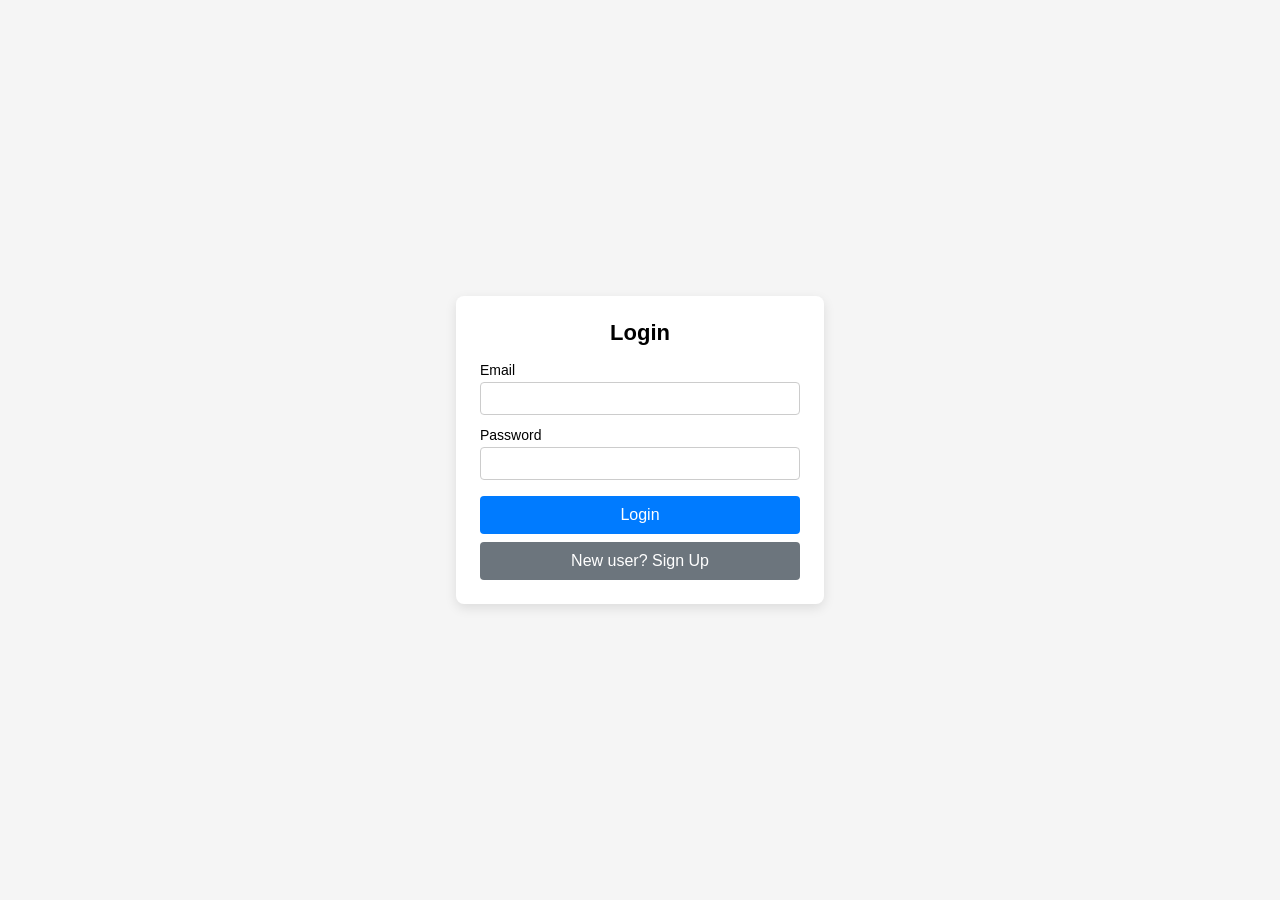
<file: index.html>
<!DOCTYPE html>
<html lang="en">
<head>
  <meta charset="UTF-8" />
  <meta name="viewport" content="width=device-width, initial-scale=1.0" />
  <title>Login / Sign Up</title>
  <style>
    body {
      font-family: Arial, sans-serif;
      display: flex;
      justify-content: center;
      align-items: center;
      min-height: 100vh;
      margin: 0;
      background: #f5f5f5;
    }
    .container {
      background: #fff;
      padding: 24px;
      border-radius: 8px;
      box-shadow: 0 4px 12px rgba(0,0,0,0.1);
      width: 320px;
    }
    h1 {
      margin: 0 0 16px;
      font-size: 22px;
      text-align: center;
    }
    .hidden {
      display: none;
    }
    label {
      display: block;
      margin: 12px 0 4px;
      font-size: 14px;
    }
    input, select {
      width: 100%;
      padding: 8px;
      border: 1px solid #ccc;
      border-radius: 4px;
      box-sizing: border-box;
    }
    button {
      width: 100%;
      padding: 10px;
      margin-top: 16px;
      border: none;
      border-radius: 4px;
      background: #007bff;
      color: white;
      font-size: 16px;
      cursor: pointer;
    }
    button.secondary {
      background: #6c757d;
      margin-top: 8px;
    }
    .message {
      text-align: center;
      margin-top: 16px;
      color: #333;
    }
  </style>
</head>
<body>
  <div class="container">
    <h1 id="form-title">Login</h1>

    <form id="signup-form" class="hidden">
      <!-- signup fields (same as before) -->
      <label for="name">Name</label>
      <input type="text" id="name" required />
      <label for="email">Email</label>
      <input type="email" id="signup-email" required />
      <label for="gender">Gender</label>
      <select id="gender" required>
        <option value="">Select gender</option>
        <option value="Male">Male</option>
        <option value="Female">Female</option>
        <option value="Other">Other</option>
      </select>
      <label for="age">Age</label>
      <input type="number" id="age" min="1" required />
      <label for="signup-password">Password</label>
      <input type="password" id="signup-password" required />
      <button type="submit">Sign Up</button>
      <button type="button" class="secondary" id="show-login">Already have an account? Login</button>
    </form>

    <form id="login-form">
      <label for="login-email">Email</label>
      <input type="email" id="login-email" required />
      <label for="login-password">Password</label>
      <input type="password" id="login-password" required />
      <button type="submit">Login</button>
      <button type="button" class="secondary" id="show-signup">New user? Sign Up</button>
    </form>

    <div id="welcome-message" class="hidden">
      <h1>Welcome!</h1>
      <section>
        <button id="userGreeting" type="button">Make sure that you are a Human..👱</button>
      </section>
      <p class="message" id="welcome-text"></p>
      <button type="button" id="logout">Logout</button>
    </div>
  </div>

  <script src="script.js"></script>
</body>
</html>
</file>
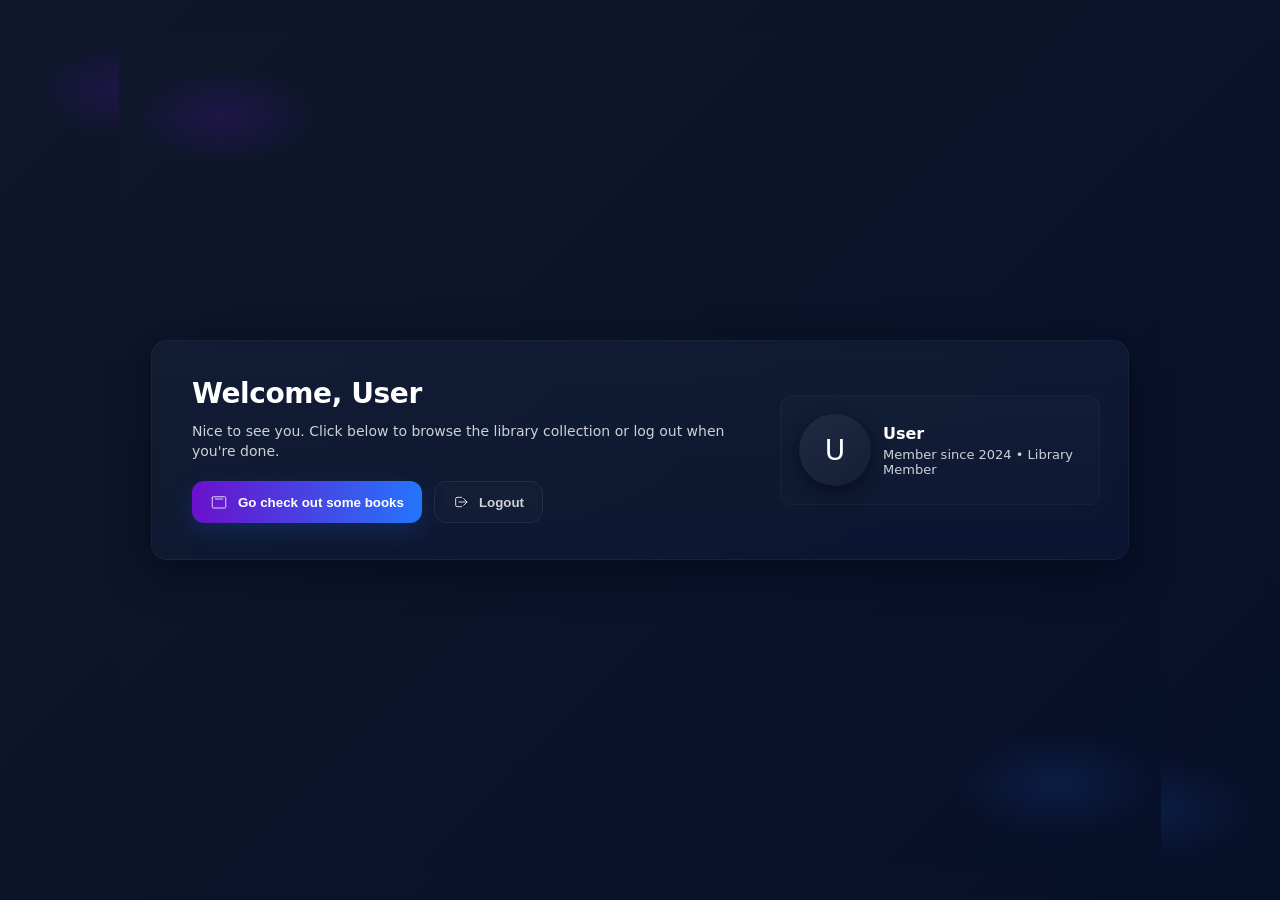
<file: userDashboard.html>
<!DOCTYPE html>
<html lang="en">
<head>
  <meta charset="UTF-8" />
  <meta name="viewport" content="width=device-width,initial-scale=1" />
  <title>User Dashboard</title>
  <style>
    :root{
      --accent-1: #6a11cb;
      --accent-2: #2575fc;
      --card-bg: rgba(255,255,255,0.06);
      --glass: rgba(255,255,255,0.06);
      --glass-2: rgba(255,255,255,0.04);
      --text: #ffffff;
      --muted: rgba(255,255,255,0.8);
      --btn-shadow: 0 8px 24px rgba(37,117,252,0.18);
    }

    html,body{
      height:100%;
      margin:0;
      font-family: Inter, system-ui, -apple-system, "Segoe UI", Roboto, "Helvetica Neue", Arial;
      -webkit-font-smoothing:antialiased;
      -moz-osx-font-smoothing:grayscale;
      color:var(--text);
      background: radial-gradient(1200px 600px at 10% 10%, rgba(106,17,203,0.18), transparent 8%),
                  radial-gradient(1000px 500px at 90% 90%, rgba(37,117,252,0.12), transparent 10%),
                  linear-gradient(135deg, #0f172a 0%, #071029 100%);
      display:flex;
      align-items:center;
      justify-content:center;
      padding:32px;
      box-sizing:border-box;
    }

    .dashboard-card{
      width:100%;
      max-width:920px;
      background: linear-gradient(180deg, rgba(255,255,255,0.03), rgba(255,255,255,0.02));
      border-radius:16px;
      padding:28px;
      box-shadow: 0 10px 40px rgba(2,6,23,0.6);
      border: 1px solid rgba(255,255,255,0.04);
      display:grid;
      grid-template-columns: 1fr 320px;
      gap:24px;
      align-items:center;
      backdrop-filter: blur(6px) saturate(120%);
    }

    /* Left area */
    .left {
      padding: 8px 12px;
    }

    #dashboardGreeting{
      margin:0 0 12px 0;
      font-size:28px;
      letter-spacing: -0.4px;
      color: #fff;
    }

    .subtext{
      margin:0 0 20px 0;
      color:var(--muted);
      font-size:14px;
      line-height:1.4;
    }

    /* Buttons group */
    .actions{
      display:flex;
      gap:12px;
      flex-wrap:wrap;
    }

    .btn{
      display:inline-flex;
      align-items:center;
      justify-content:center;
      gap:10px;
      padding:12px 18px;
      border-radius:12px;
      border:none;
      cursor:pointer;
      font-weight:600;
      color:#fff;
      transition: transform .18s ease, box-shadow .18s ease, opacity .12s ease;
      text-decoration:none;
      user-select:none;
    }

    .btn-primary{
      background: linear-gradient(90deg, var(--accent-1), var(--accent-2));
      box-shadow: var(--btn-shadow);
      transform: translateY(0);
    }
    .btn-primary:hover{
      transform: translateY(-4px) scale(1.01);
      box-shadow: 0 18px 40px rgba(37,117,252,0.22);
    }

    .btn-ghost{
      background: transparent;
      border: 1px solid rgba(255,255,255,0.08);
      color: var(--muted);
      backdrop-filter: blur(4px);
    }
    .btn-ghost:hover{
      transform: translateY(-3px);
      color: #fff;
      border-color: rgba(255,255,255,0.12);
    }

    /* Right area - profile card */
    .profile {
      background: linear-gradient(180deg, rgba(255,255,255,0.02), rgba(255,255,255,0.01));
      border-radius:12px;
      padding:18px;
      display:flex;
      gap:12px;
      align-items:center;
      justify-content:flex-start;
      border: 1px solid rgba(255,255,255,0.03);
    }

    .avatar{
      width:72px;
      height:72px;
      border-radius:50%;
      background: linear-gradient(135deg, rgba(255,255,255,0.06), rgba(255,255,255,0.02));
      display:flex;
      align-items:center;
      justify-content:center;
      font-size:28px;
      color: #fff;
      box-shadow: 0 6px 18px rgba(2,6,23,0.6);
      flex-shrink:0;
    }

    .profile-info{
      display:flex;
      flex-direction:column;
      gap:4px;
    }
    .profile-info .name{
      font-weight:700;
      font-size:16px;
      color:#fff;
    }
    .profile-info .meta{
      font-size:13px;
      color:var(--muted);
    }

    /* Responsive */
    @media (max-width:880px){
      .dashboard-card{
        grid-template-columns: 1fr;
      }
      .profile{
        justify-content:space-between;
      }
    }
  </style>
</head>
<body>
  <div class="dashboard-card" role="region" aria-label="User dashboard">
    <div class="left">
      <h2 id="dashboardGreeting">Welcome</h2>
      <p class="subtext">Nice to see you. Click below to browse the library collection or log out when you're done.</p>

      <div class="actions" aria-hidden="false">
        <button class="btn btn-primary" onclick="goToHome()" title="Browse books">
          <!-- SVG icon (book) -->
          <svg width="18" height="18" viewBox="0 0 24 24" fill="none" aria-hidden="true" xmlns="http://www.w3.org/2000/svg">
            <path d="M3 6.5C3 5.67157 3.67157 5 4.5 5H19.5C20.3284 5 21 5.67157 21 6.5V18.5C21 19.3284 20.3284 20 19.5 20H4.5C3.67157 20 3 19.3284 3 18.5V6.5Z" stroke="rgba(255,255,255,0.9)" stroke-width="1.2" stroke-linecap="round" stroke-linejoin="round"/>
            <path d="M7 8H17" stroke="rgba(255,255,255,0.9)" stroke-width="1.2" stroke-linecap="round" stroke-linejoin="round"/>
          </svg>
          Go check out some books
        </button>

        <button id="logout-dashboard" class="btn btn-ghost" title="Logout">
          <svg width="16" height="16" viewBox="0 0 24 24" fill="none" aria-hidden="true" xmlns="http://www.w3.org/2000/svg">
            <path d="M16 17L21 12L16 7" stroke="rgba(255,255,255,0.9)" stroke-width="1.4" stroke-linecap="round" stroke-linejoin="round"/>
            <path d="M21 12H9" stroke="rgba(255,255,255,0.9)" stroke-width="1.4" stroke-linecap="round" stroke-linejoin="round"/>
            <path d="M13 19H6C4.89543 19 4 18.1046 4 17V7C4 5.89543 4.89543 5 6 5H13" stroke="rgba(255,255,255,0.9)" stroke-width="1.4" stroke-linecap="round" stroke-linejoin="round"/>
          </svg>
          Logout
        </button>
      </div>
    </div>

    <div class="profile" aria-hidden="false">
      <div class="avatar" id="avatarInitial">U</div>
      <div class="profile-info">
        <div class="name" id="profileName">User</div>
        <div class="meta" id="profileMeta">Member since 2024 • Library Member</div>
      </div>
    </div>
  </div>

  <script>
    // Keep a small inline helper for the dashboard button that uses session or query param
    function goToHome() {
      const params = new URLSearchParams(window.location.search);
      const userName = params.get("name") || sessionStorage.getItem('userName') || '';
      window.location.href = `userHome.html?name=${encodeURIComponent(userName)}`;
    }

    // Populate greeting and avatar from query or session
    (function initDashboard(){
      const params = new URLSearchParams(window.location.search);
      const userName = params.get("name") || sessionStorage.getItem('userName') || 'User';
      const displayName = userName.length > 20 ? userName.slice(0,20) + '…' : userName;
      document.getElementById('dashboardGreeting').textContent = `Welcome, ${displayName}`;
      document.getElementById('profileName').textContent = displayName;
      document.getElementById('avatarInitial').textContent = (userName && userName[0]) ? userName[0].toUpperCase() : 'U';

      // Logout behavior: redirect to index
      const logoutBtn = document.getElementById('logout-dashboard');
      if (logoutBtn) {
        logoutBtn.addEventListener('click', function(){
          sessionStorage.removeItem('userName');
          window.location.href = 'index.html';
        });
      }
    })();
  </script>

  <script src="script.js"></script>
</body>
</html>
</file>
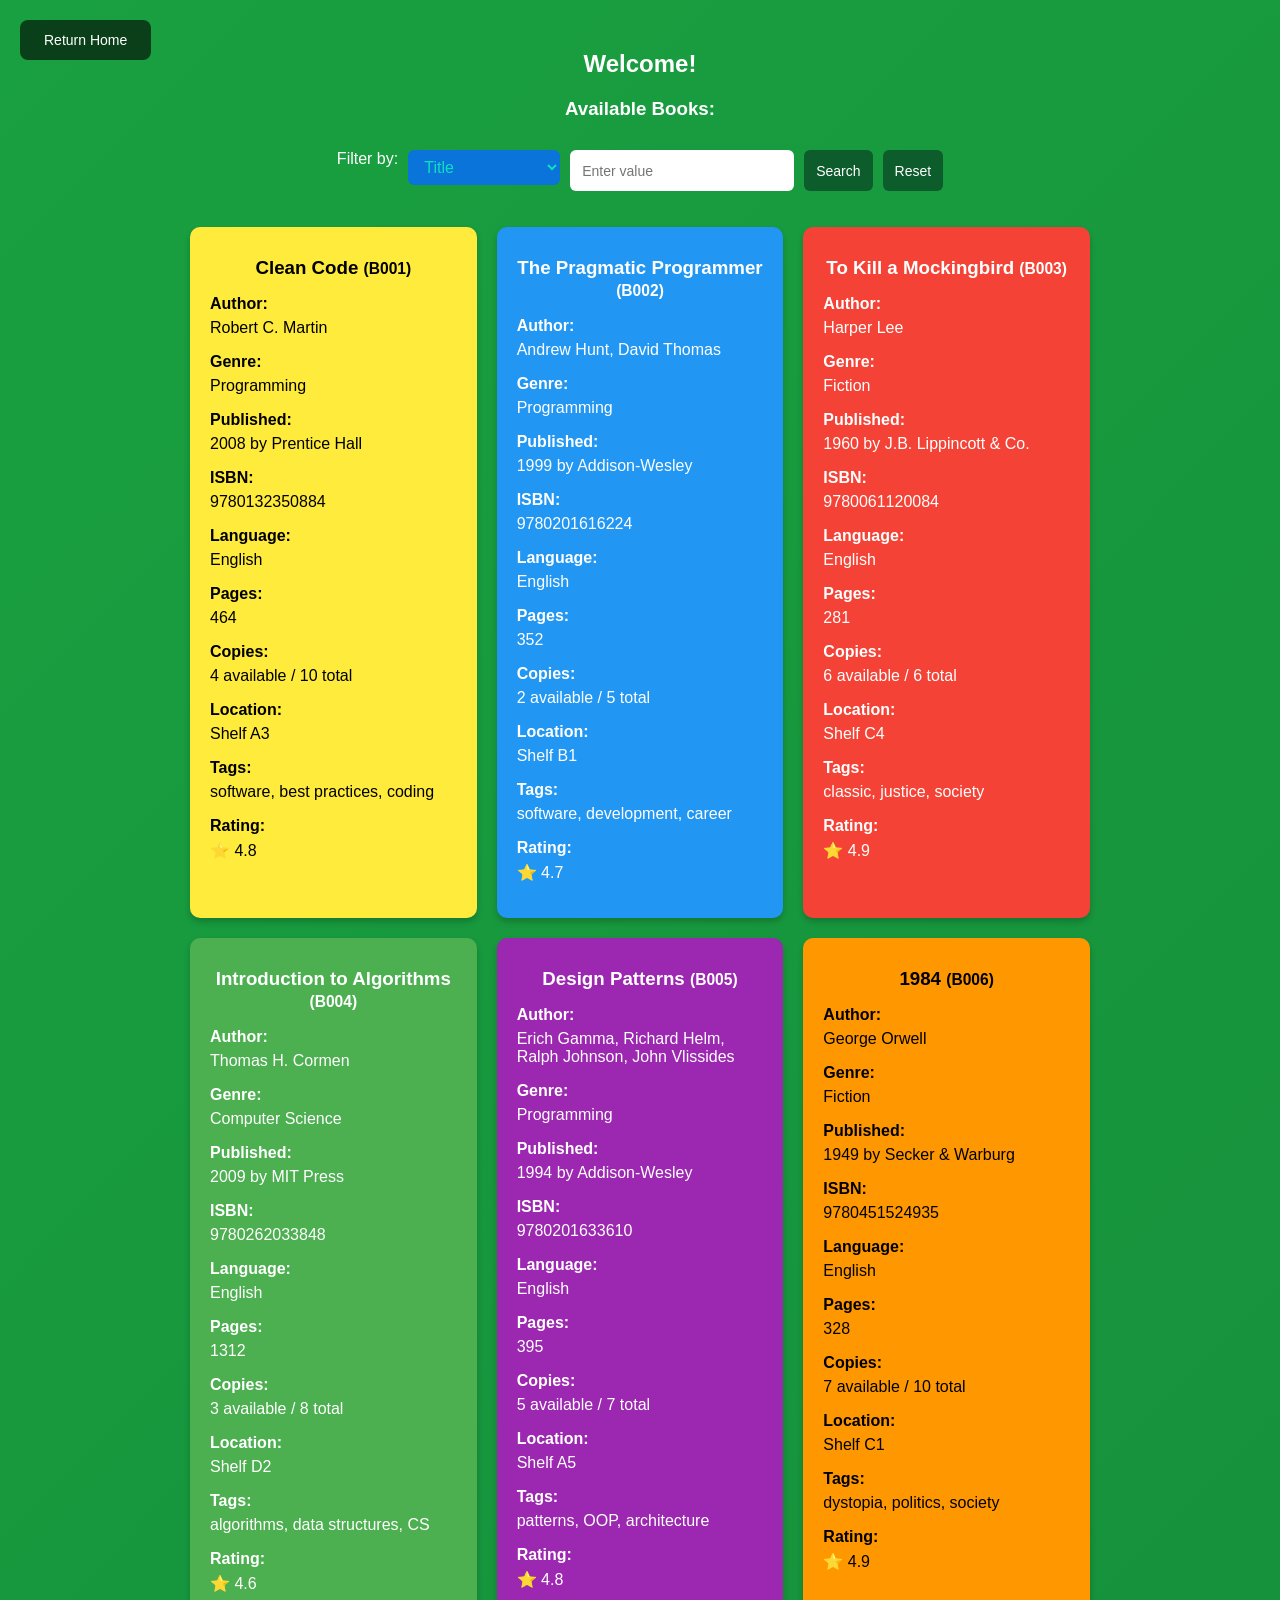
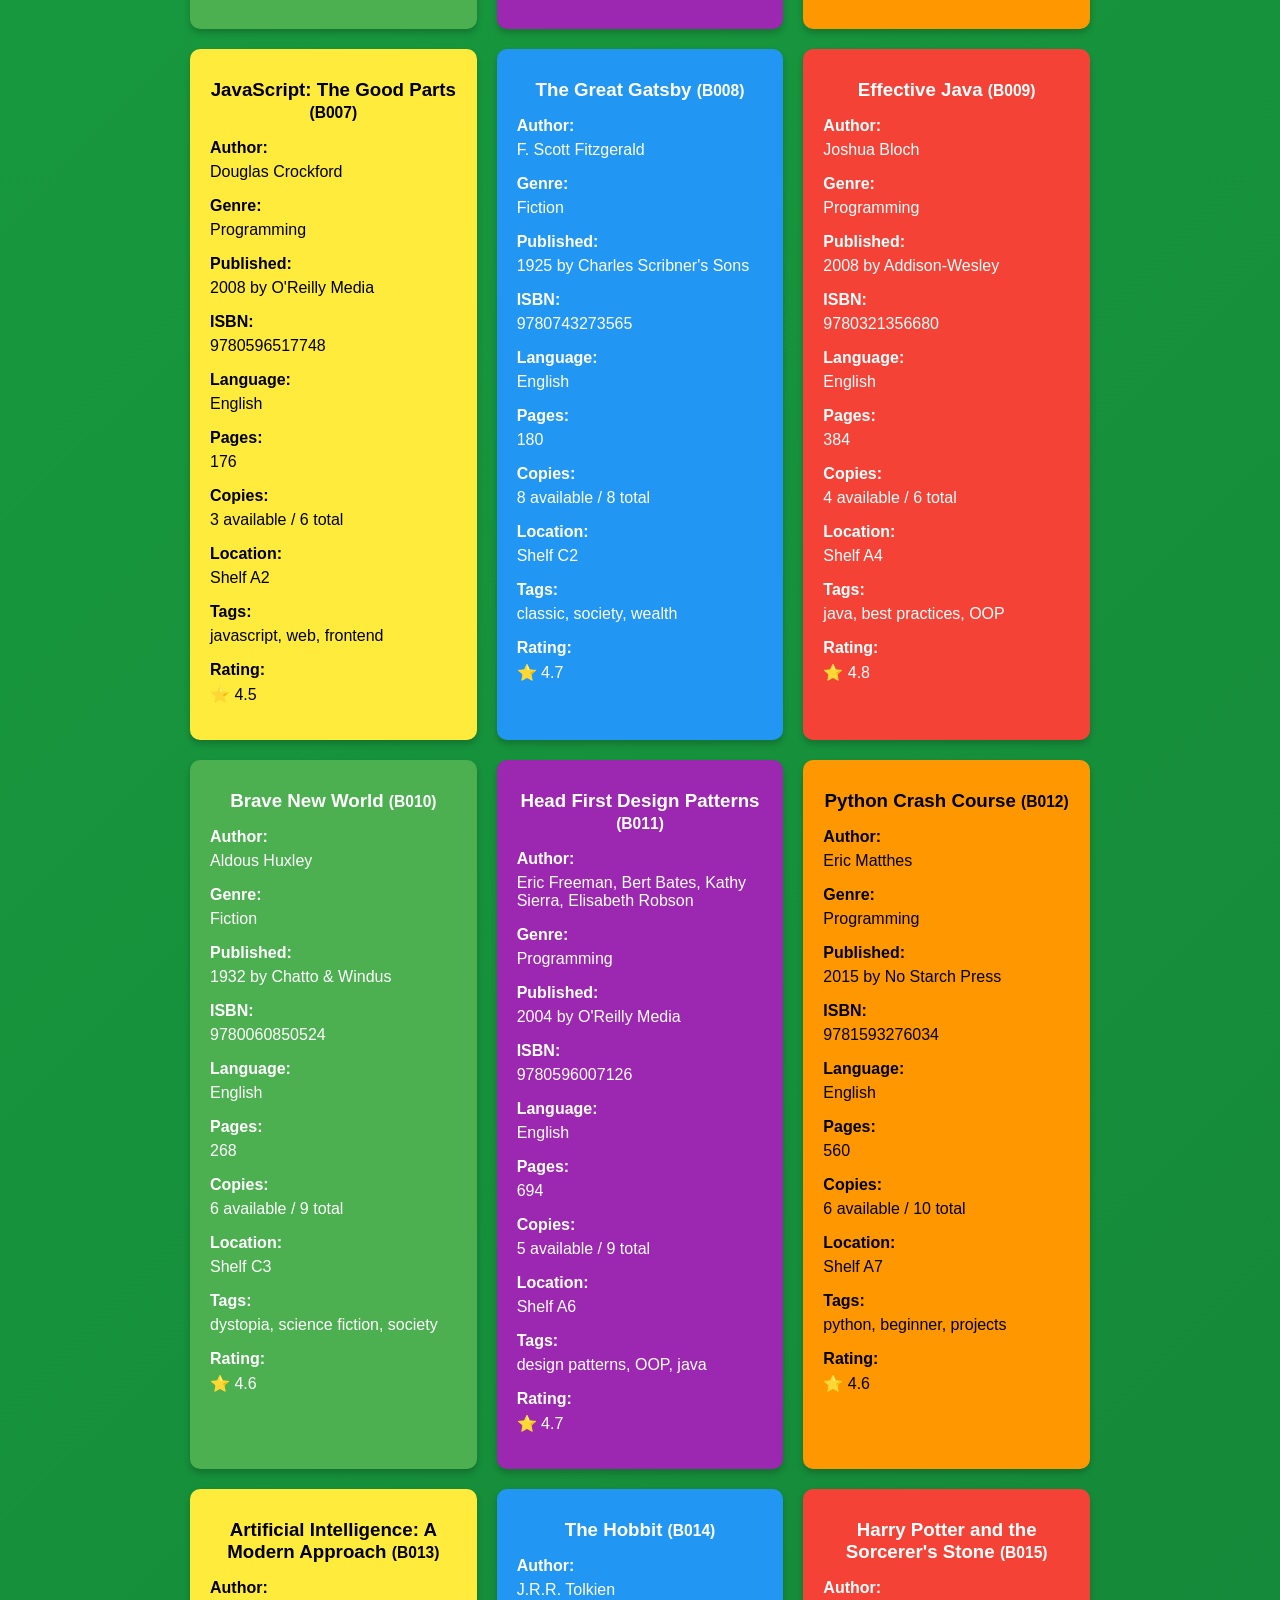
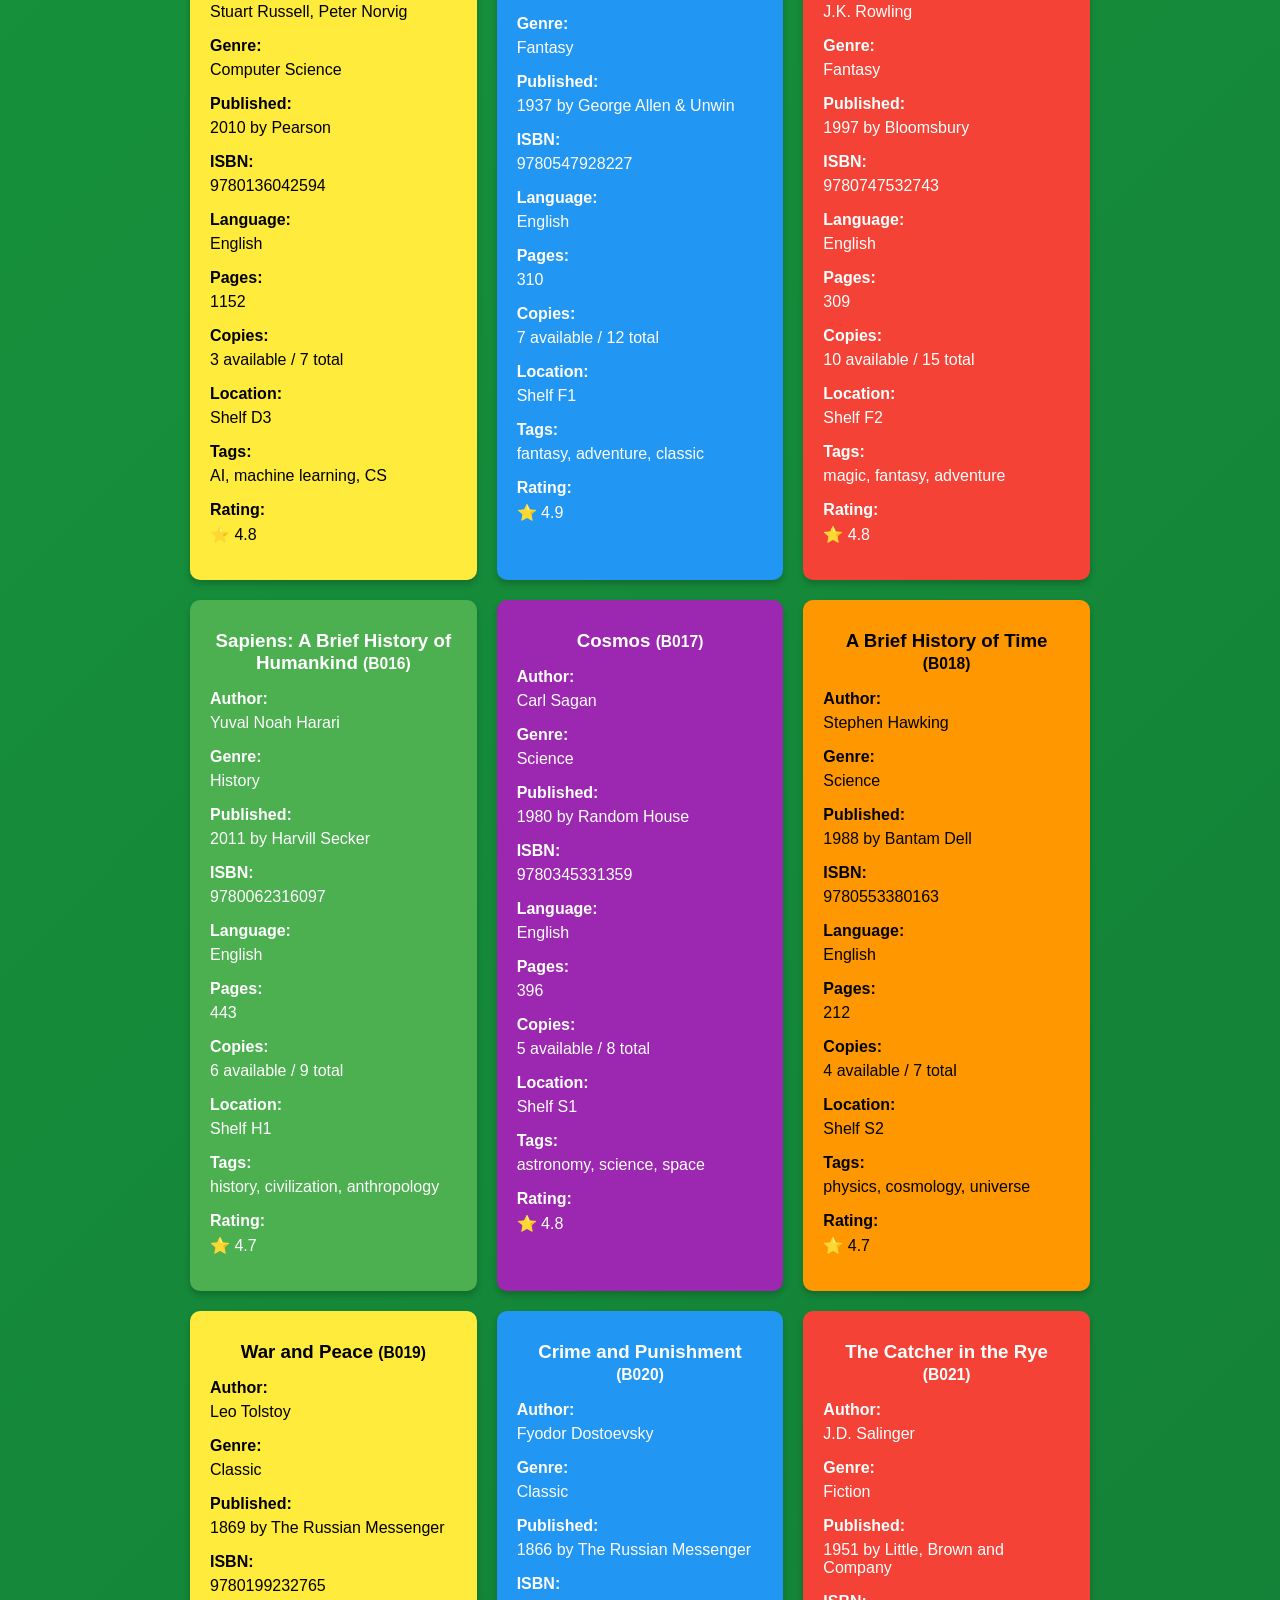
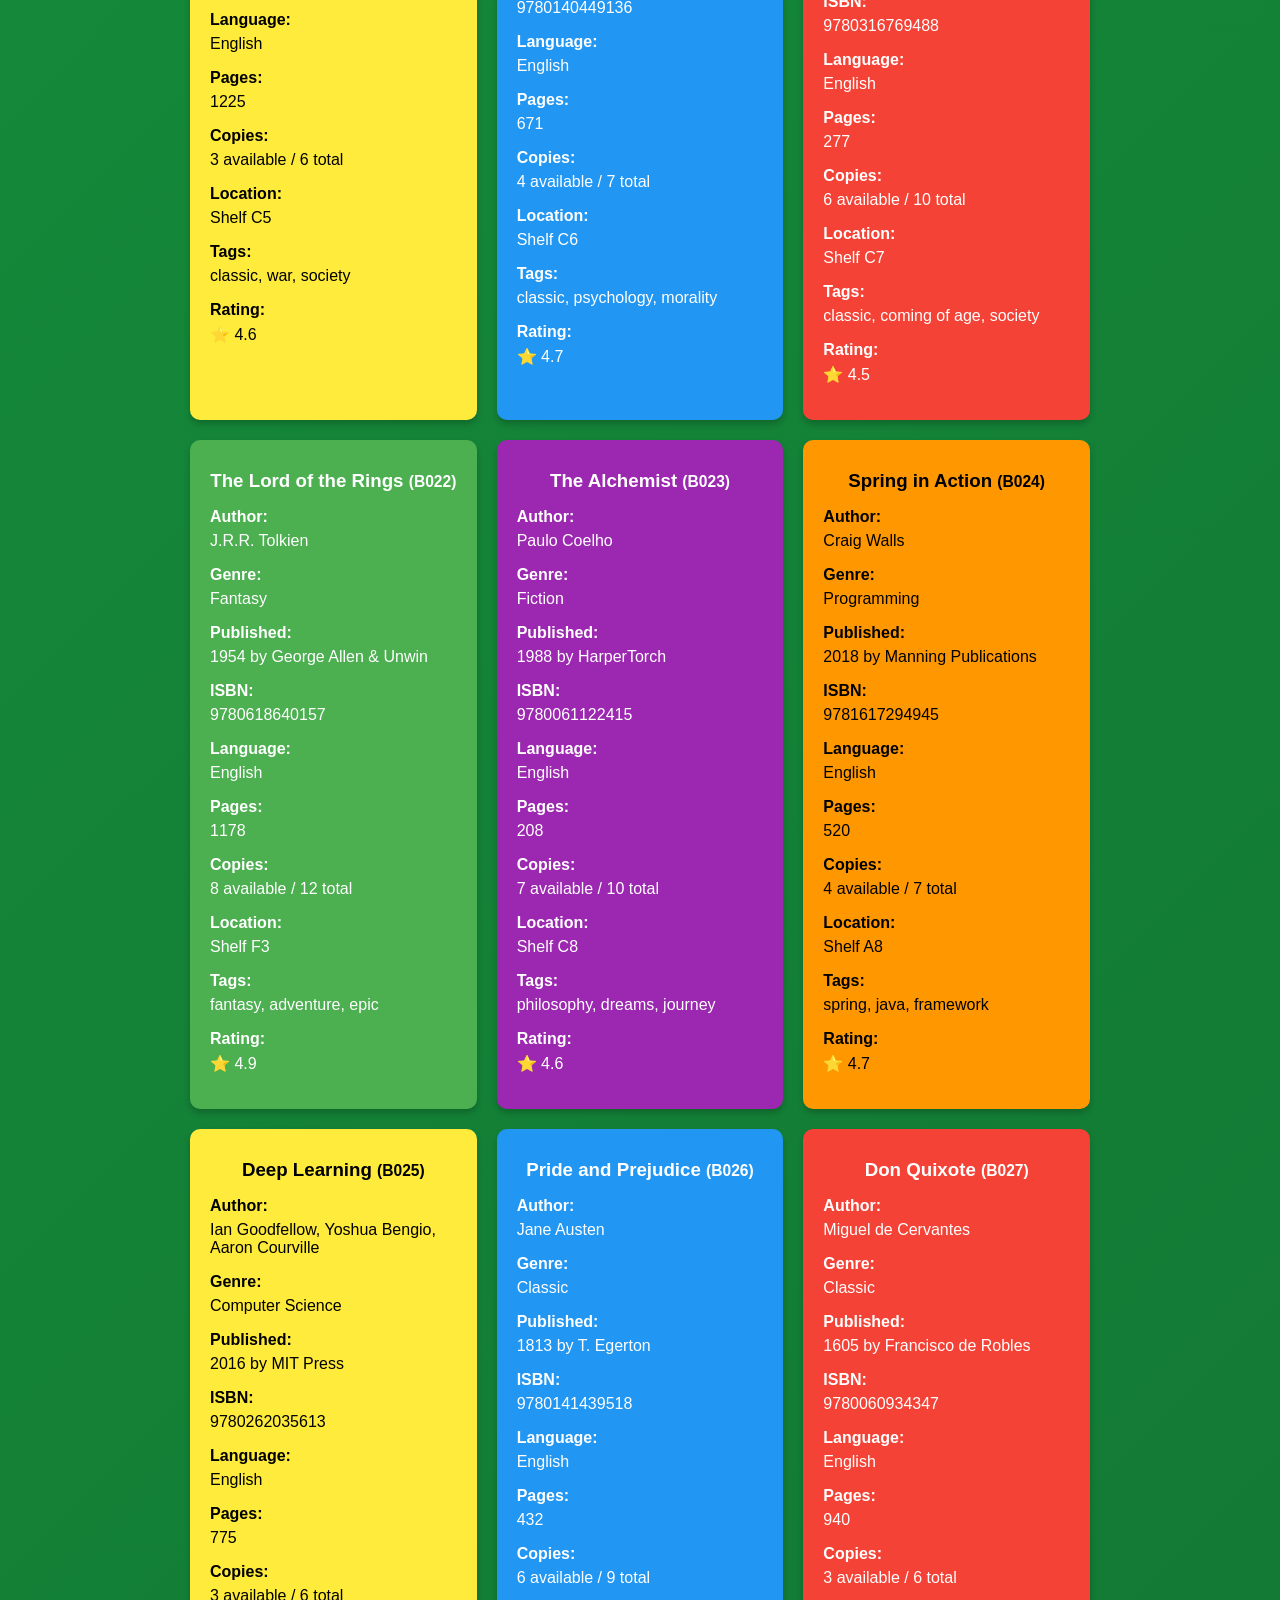
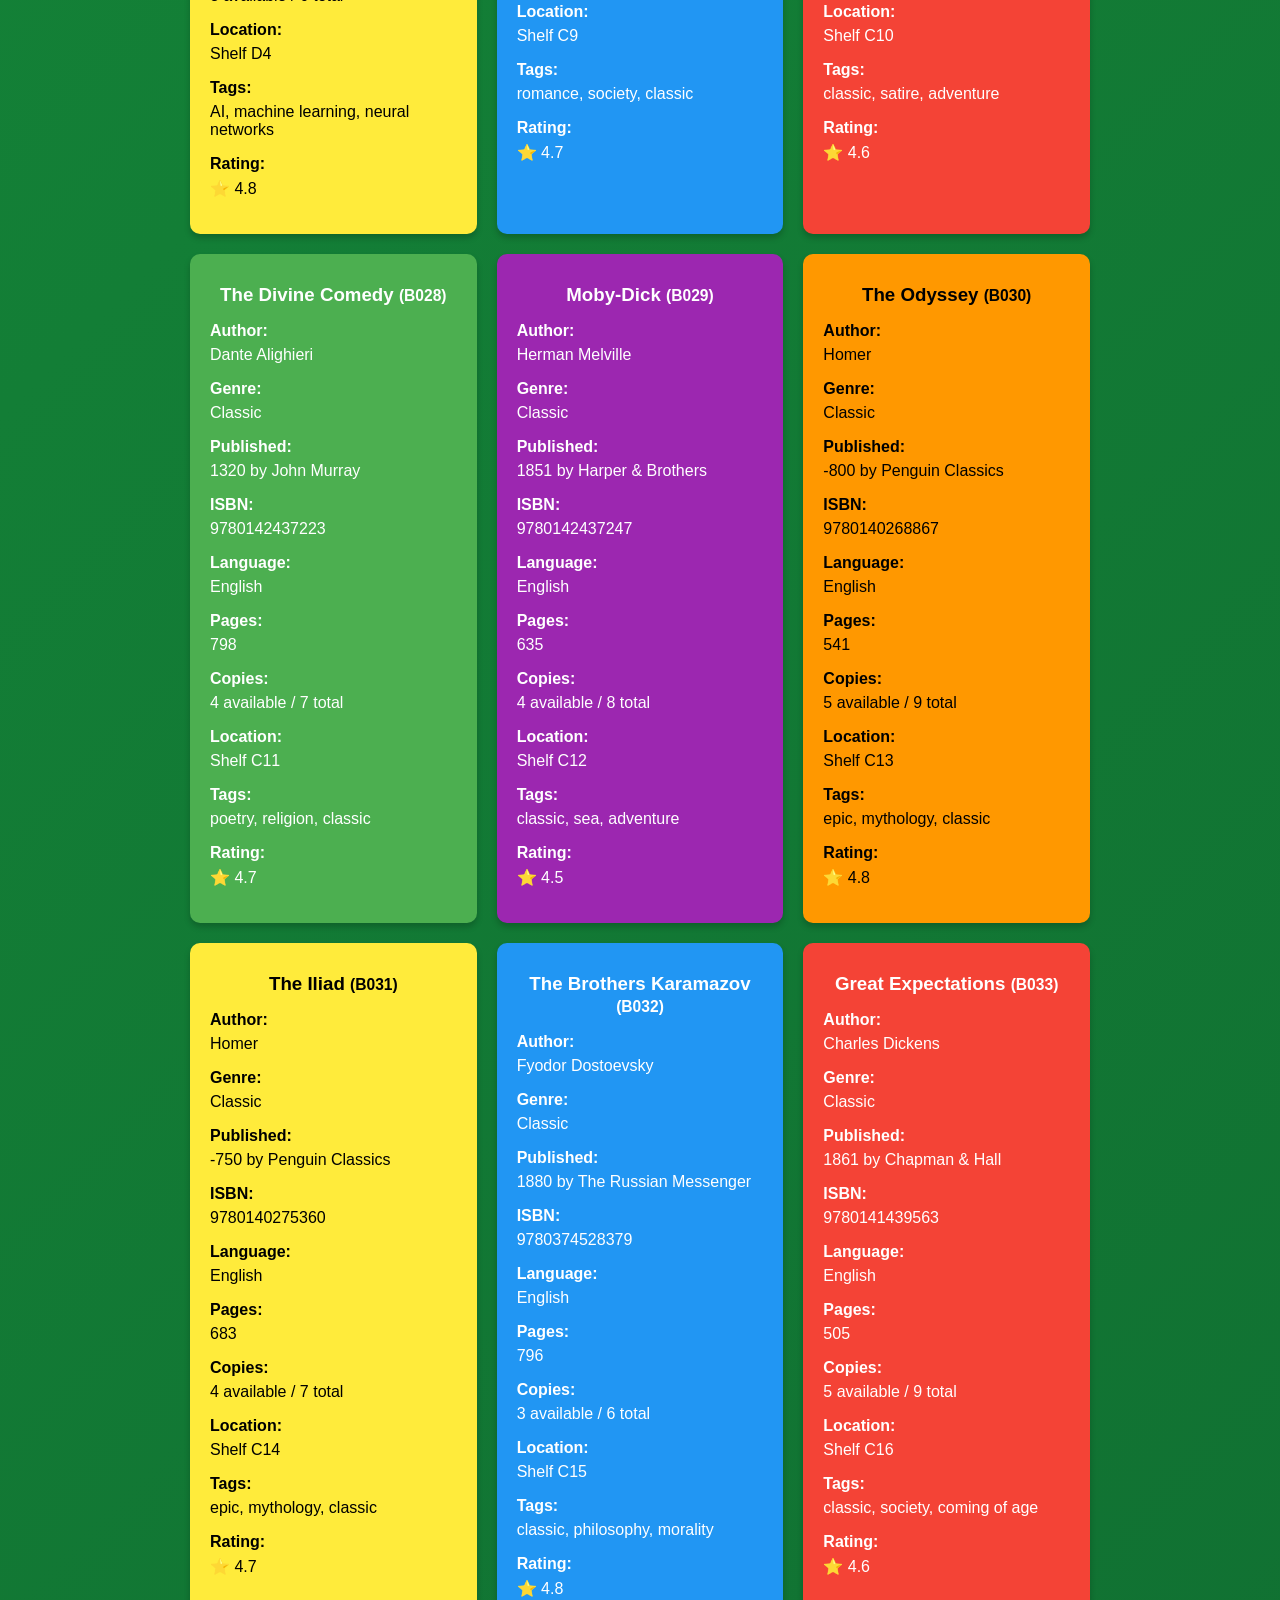
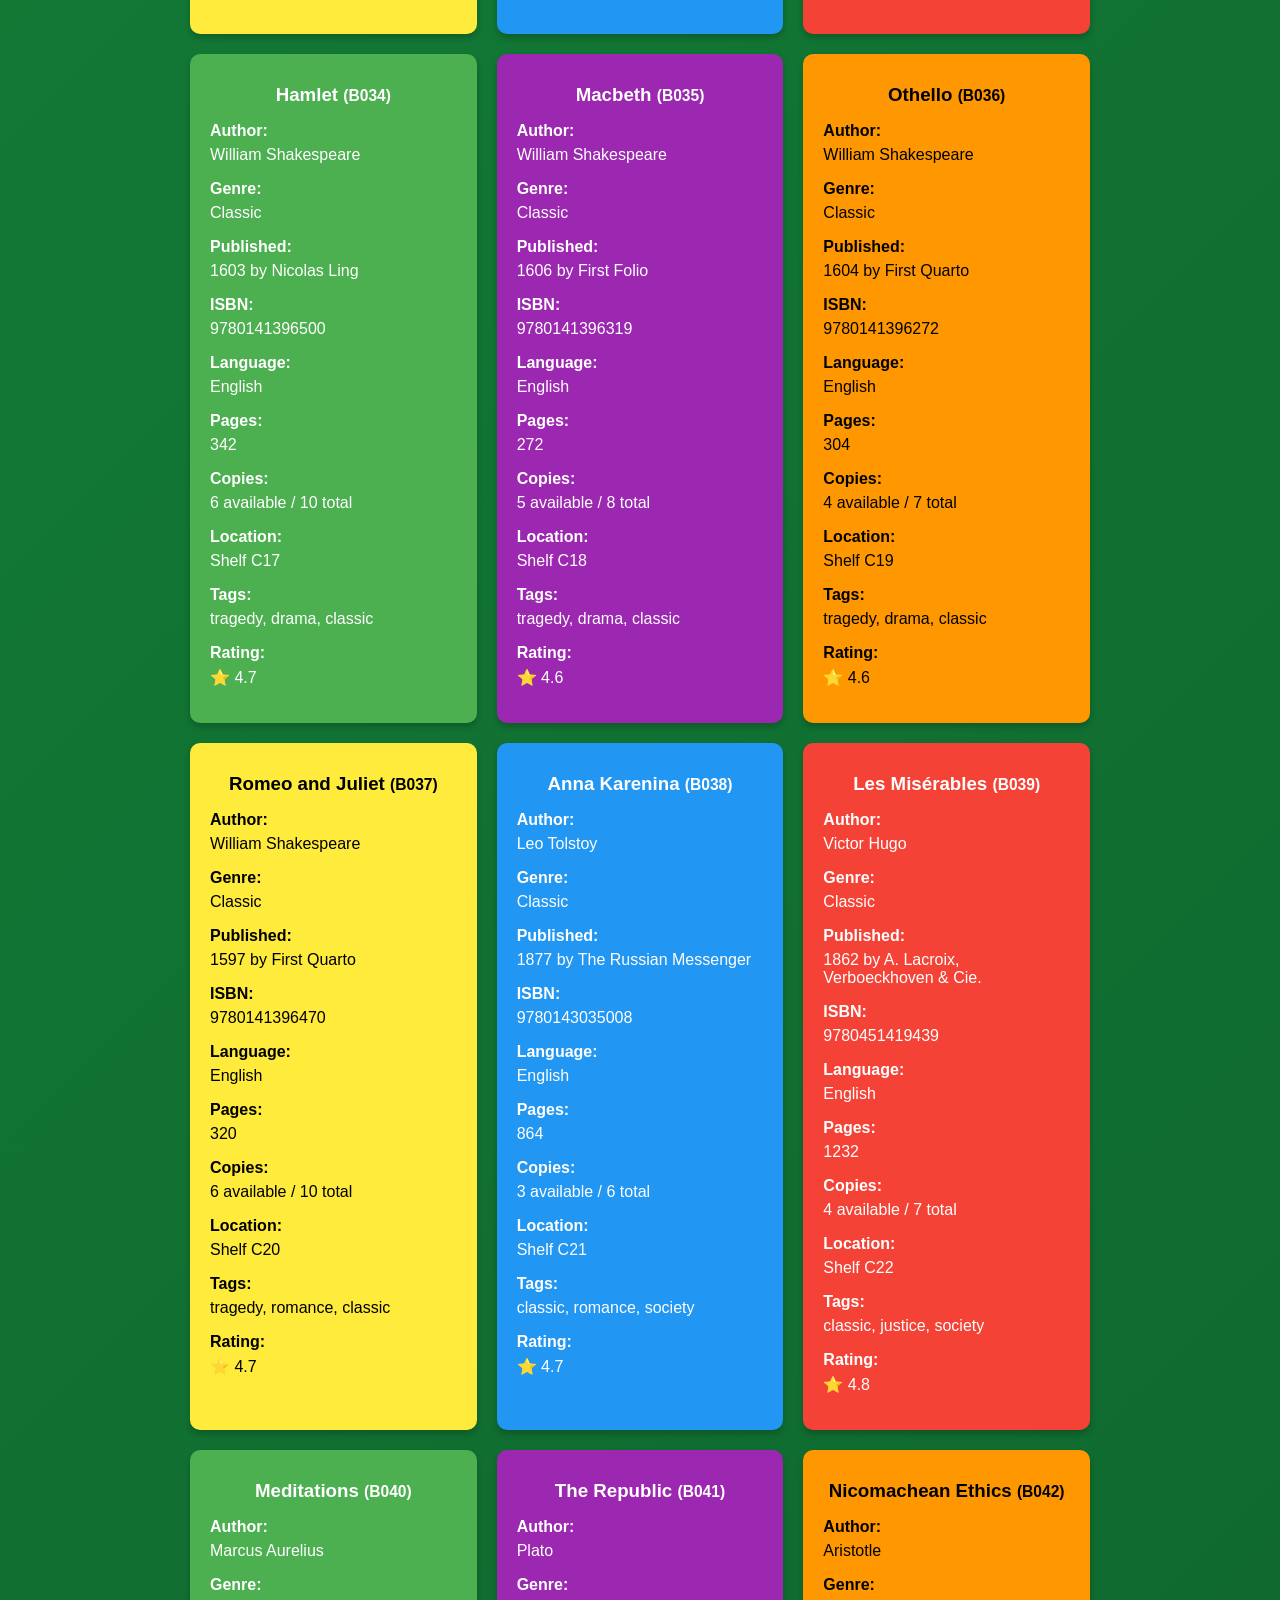
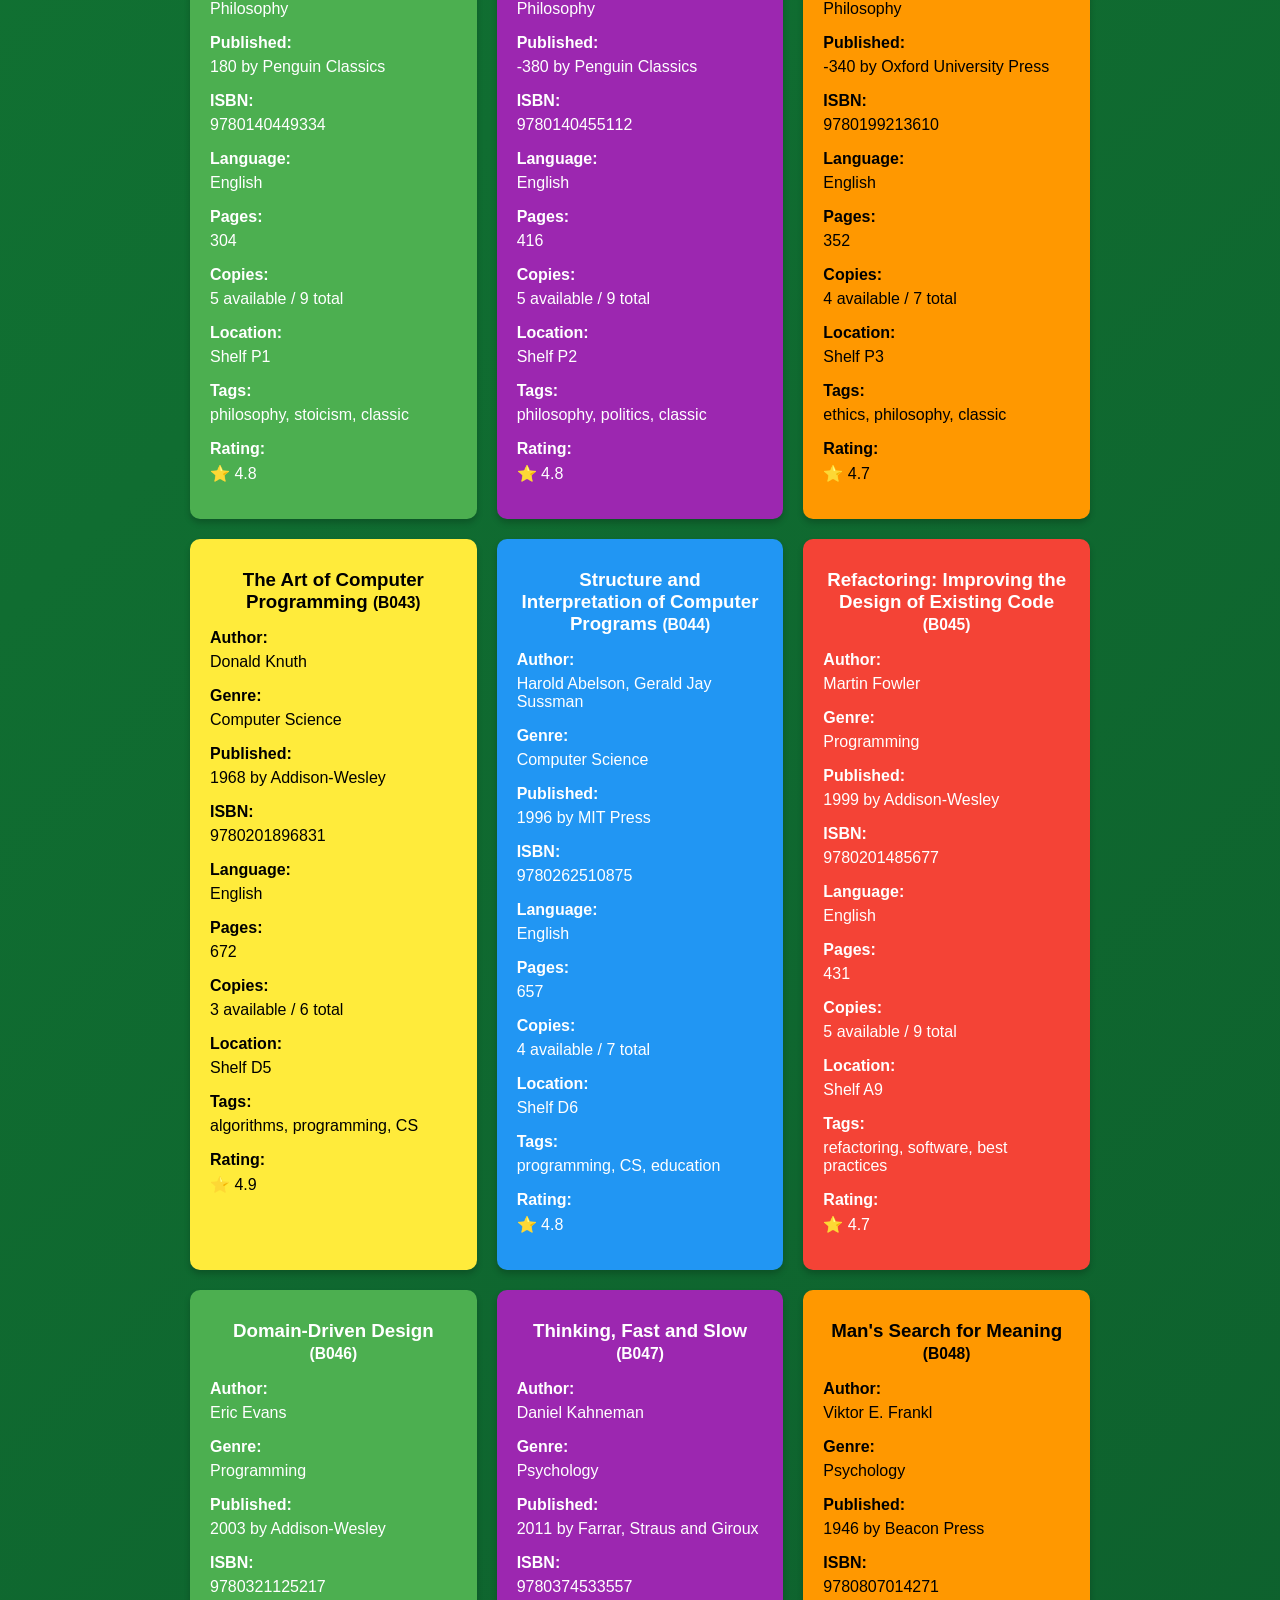
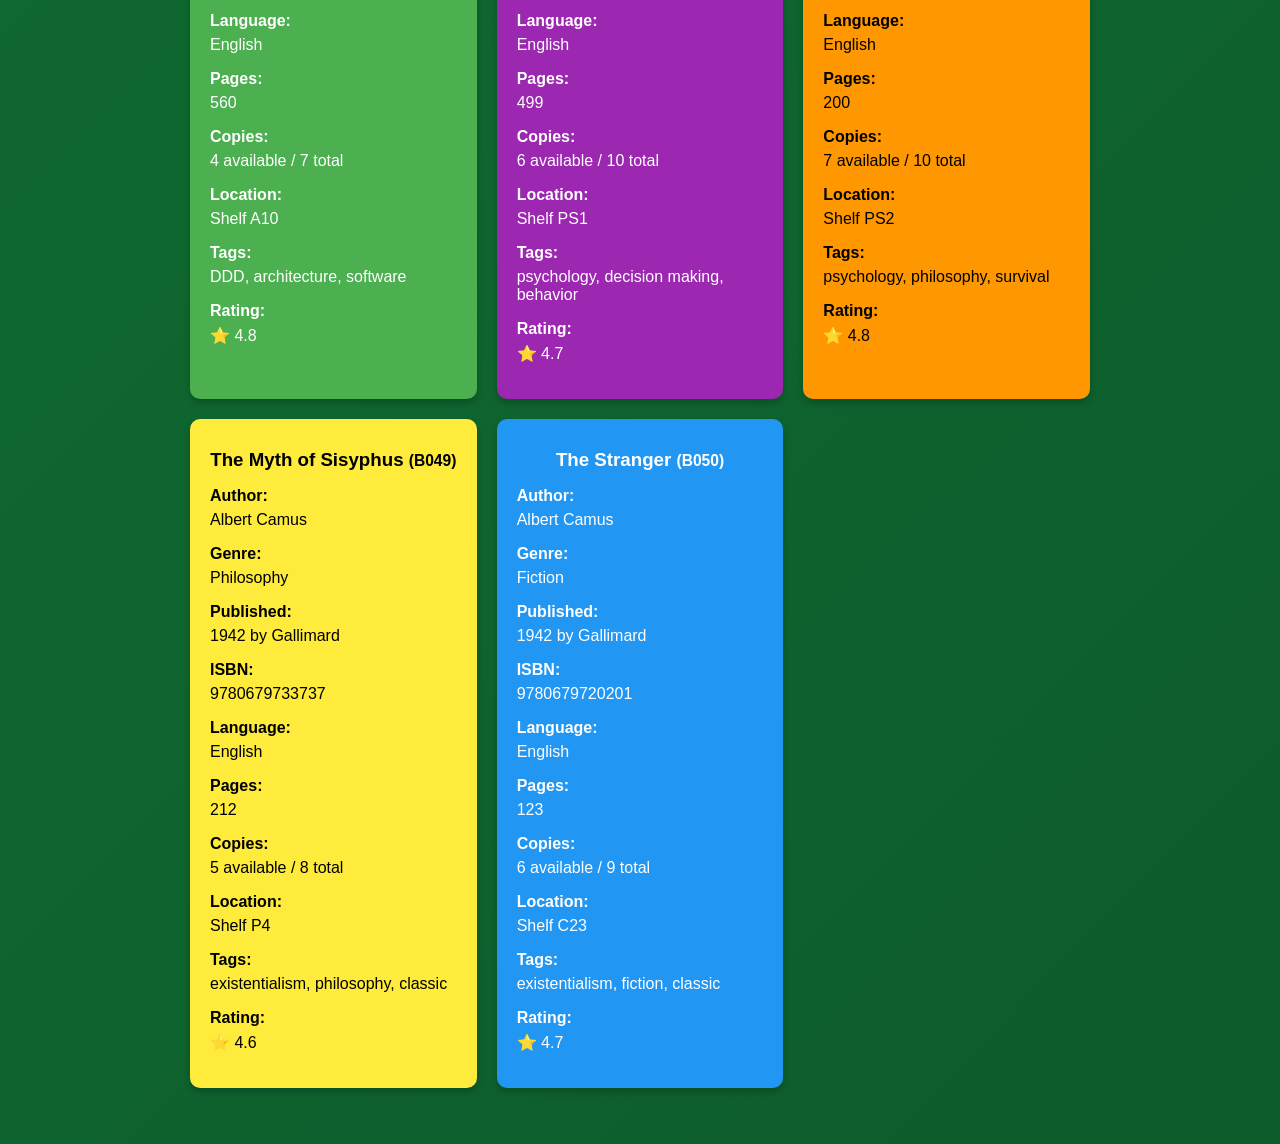
<file: userHome.html>
<!DOCTYPE html>
<html>
<head>
  <title>User Home</title>
   <style>
    body {
      font-family: Arial, sans-serif;
      margin: 0;
      min-height: 100vh;
      background: linear-gradient(135deg, #19a040, #0d5c2c);
      color: #fff;
      display: flex;
      flex-direction: column;
      align-items: center;
      padding: 40px;
    }

    h2, h3 {
      margin: 10px 0;
      text-align: center;
    }

    /* Return Home button */
    #returnHome {
      background-color: rgba(0,0,0,0.6);
      color: white;
      padding: 12px 24px;
      border-radius: 8px;
      border: none;
      cursor: pointer;
      font-size: 14px;
      position: fixed;
      top: 20px;
      left: 20px;
      transition: background 0.3s ease;
    }
    #returnHome:hover {
      background-color: rgba(0,0,0,0.8);
    }

    /* Filter bar */
    .filter-bar {
      margin: 20px 0;
      display: flex;
      gap: 10px;
      justify-content: center;
    }
    select, input, button {
      padding: 8px 12px;
      border-radius: 6px;
      border: none;
      font-size: 14px;
    }
    input {
      width: 200px;
    }
    button {
      background: #0d5c2c;
      color: #fff;
      cursor: pointer;
      transition: background 0.3s ease;
    }
    button:hover {
      background: #0a4722;
    }

    /* Book list */
    #bookList {
      list-style: none;
      padding: 0;
      display: grid;
      grid-template-columns: repeat(auto-fill, minmax(250px, 1fr));
      gap: 20px;
      width: 100%;
      max-width: 900px;
    }
    #bookList li {
      padding: 20px;
      border-radius: 10px;
      box-shadow: 0 4px 6px rgba(0,0,0,0.2);
      transition: transform 0.2s ease;
    }
    #bookList li:hover {
      transform: translateY(-5px);
    }
    #bookList li strong {
      display: block;
      font-size: 16px;
      margin-bottom: 6px;
    }
    #filterType{
       display: block;
      font-size: 16px;
      margin-bottom: 6px;
      color: #10debf;
      background-color: #0a74da ;
    }
  </style>
</head>
<body>
  <button id="returnHome">Return Home</button>

  <h2 id="userGreeting"></h2>
  <h3>Available Books:</h3>

  <div class="filter-bar">
    <label for="filterType">Filter by:</label>
    <select id="filterType">
      <option value="title">Title</option>
      <option value="author">Author</option>
      <option value="published_year">Published Year</option>
    </select>
    <input type="text" id="filterValue" placeholder="Enter value">
    <button onclick="filterBooks()">Search</button>
    <button onclick="showBooks()">Reset</button>
  </div>

  <ul id="bookList"></ul>

  <script src="script.js"></script>
  <script>
    // initialize page-specific content
    // script.js will expose showUserHome and showBooks
    if (typeof showUserHome === 'function') showUserHome();
    if (typeof showBooks === 'function') showBooks();
  </script>
</body>
</html>
</file>
